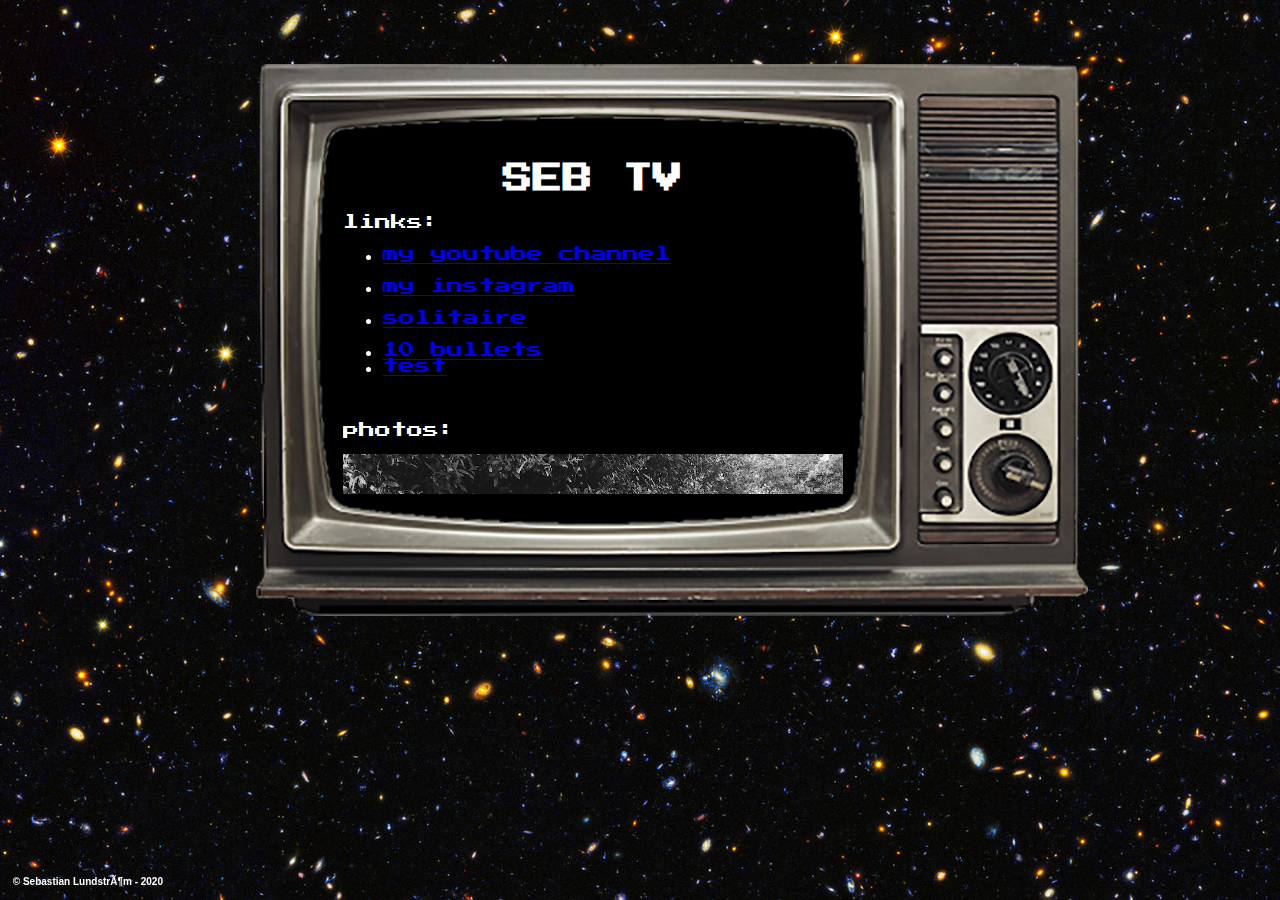
<file: uppgift1/index.html>
<!DOCTYPE html>

<html>
    <head>
        <title>SEBLUND</title>
            <meta charset="UTF=8">
            <link href="https://fonts.googleapis.com/css2?family=Press+Start+2P&display=swap" rel="stylesheet">
            <link rel="stylesheet" type="text/css" href="style.css">
            <link rel="icon" href="img/favicon1.png" type="image/x-icon">
    </head>

    <body>

                <section id="container">

                    <div class="tv"><img src="img/crt3.png"></div>
                    
                    <div class="screen2">

                        <section class="screen3">

                            <h1>SEB TV</h1>
                            <article>
                            <p>links:</p>

                            <ul>
                                <li><a href="http://www.youtube.com/vemet/" target="_blank">my youtube channel</a></li><br>
                                <li><a href="https://www.instagram.com/seblund/" target="_blank">my instagram</a></li><br>
                                <li><a href="https://www.solitr.com/" target="_blank">solitaire</a></li><br>
                                <li><a href="https://www.kongregate.com/games/sushistory/10-bullets" target="_blank">10 bullets</a></a></li>
                                <li><a href="test.html" target="_blank">test</a></a></li>
                            </ul></p><br>
                        </article>
                            
                            <article>
                            <p>photos:<br><br>
                                <img src="img/cat1.JPG" alt="cat" width="500"><br><br>
                                <img src="img/cows1.JPG" alt="cows" width="500"><br><br>
                                <img src="img/cows2.JPG" alt="cows" width="500"><br><br>
                                <img src="img/deer1.JPG" alt="deers" width="500"><br><b>
                                </p><b>
                            </article>

                            <article>
                                <p>moving images:<br><br>
                                    <iframe width="500" height="281" src="https://www.youtube.com/embed/4wDKRG4nAh0" frameborder="0" allow="accelerometer; autoplay; clipboard-write; encrypted-media; gyroscope; picture-in-picture" allowfullscreen></iframe>
                                </p>
                            </article>
                            
                            <div class="button">
                            <button type="button" onclick="alert('hello world')">click here!</button></div>

                            <div class="logo"><img src="img/seblund.png" alt="seblund"></div>
                            </section>
                    </div>
                
                </section>

                <footer>&copy; Sebastian Lundström - 2020</footer>
    </body>

</html>
</file>
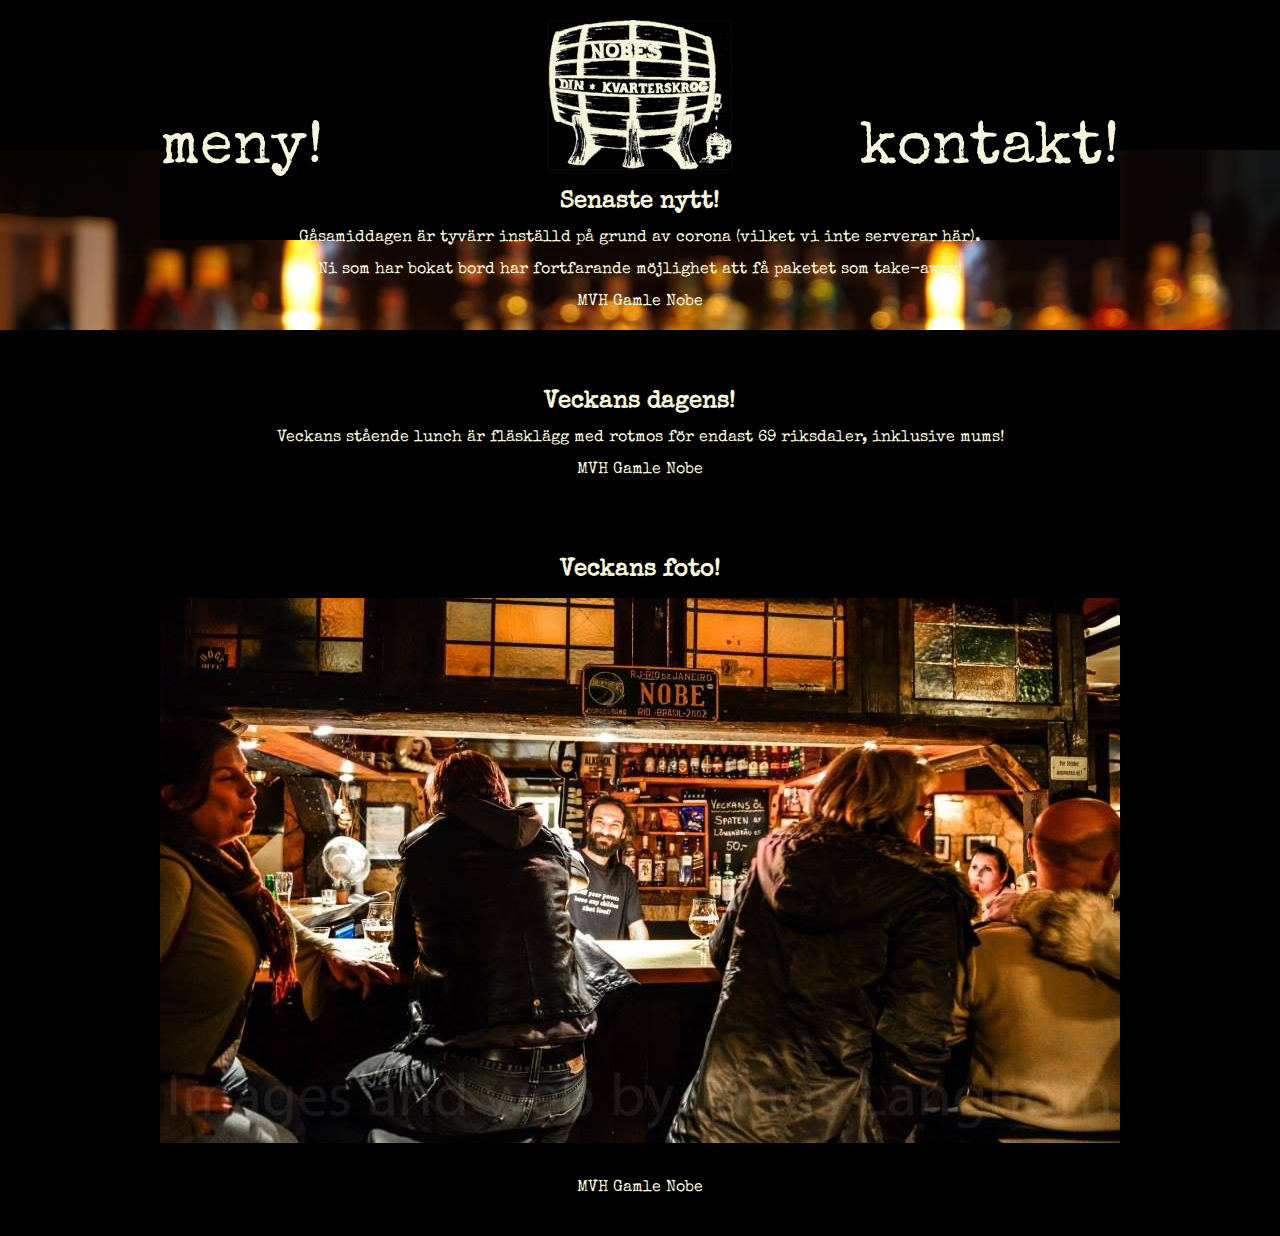
<file: uppgift2/index.html>
<!DOCTYPE html>
<html lang="en">
<head>
	<title>Gamle Nobes Bodega</title>
	<meta charset="UTF-8">
	<meta charset="utf-8">
	<meta content="IE=edge,chrome=1" http-equiv="X-UA-Compatible">
	<meta content="" name="description">
	<meta content="" name="author"><!-- CSS -->
	<link href="style.css" rel="stylesheet"><!-- Media Query -->
    <meta content="width=device-width, initial-scale=1, shrink-to-fit=no" name="viewport">
    <link rel="preconnect" href="https://fonts.gstatic.com">
    <link href="https://fonts.googleapis.com/css2?family=Special+Elite&display=swap" rel="stylesheet">
</head>

<body>

    <header>
        <nav class="navbar">
            <div class="navbutton1"><a href="menu.html">meny!</a></div>
            <div class="logo"><a href="index.html"><img class="logo" src="img/nobes31.png" alt="Nobes"></div></a></div>
            <div class="navbutton2"><a href="kontakt.html">kontakt!</a></div>
        </nav>
    </header>


    <div class="parallax">
    
    <article class="main1">
        
        
        <section>
                <h2>Senaste nytt!</h2><br>
                <p>Gåsamiddagen är tyvärr inställd på grund av corona (vilket vi inte serverar här).<br><br>
                    Ni som har bokat bord har fortfarande möjlighet att få paketet som take-away!<br><br>
                    MVH Gamle Nobe
                </p>
        </section>
    </article>

    <article class="main1">
        <section>
            <h2>Veckans dagens!</h2><br>
            <p>Veckans stående lunch är fläsklägg med rotmos för endast 69 riksdaler, inklusive mums!<br><br>
                MVH Gamle Nobe
            </p>
    </section>
    </article>

    <article class="main1">
        <section>
            <h2>Veckans foto!</h2><br>
            <p><figure><img src="img/nobesbar.jpg"><figure><br><br>
                MVH Gamle Nobe
            </p>
    </section>
</div>
    </article>

    <div class="parallax"></div>



    <footer>&copy; Sebastian Lundström - 2020</footer>
</body>

</html>
</file>
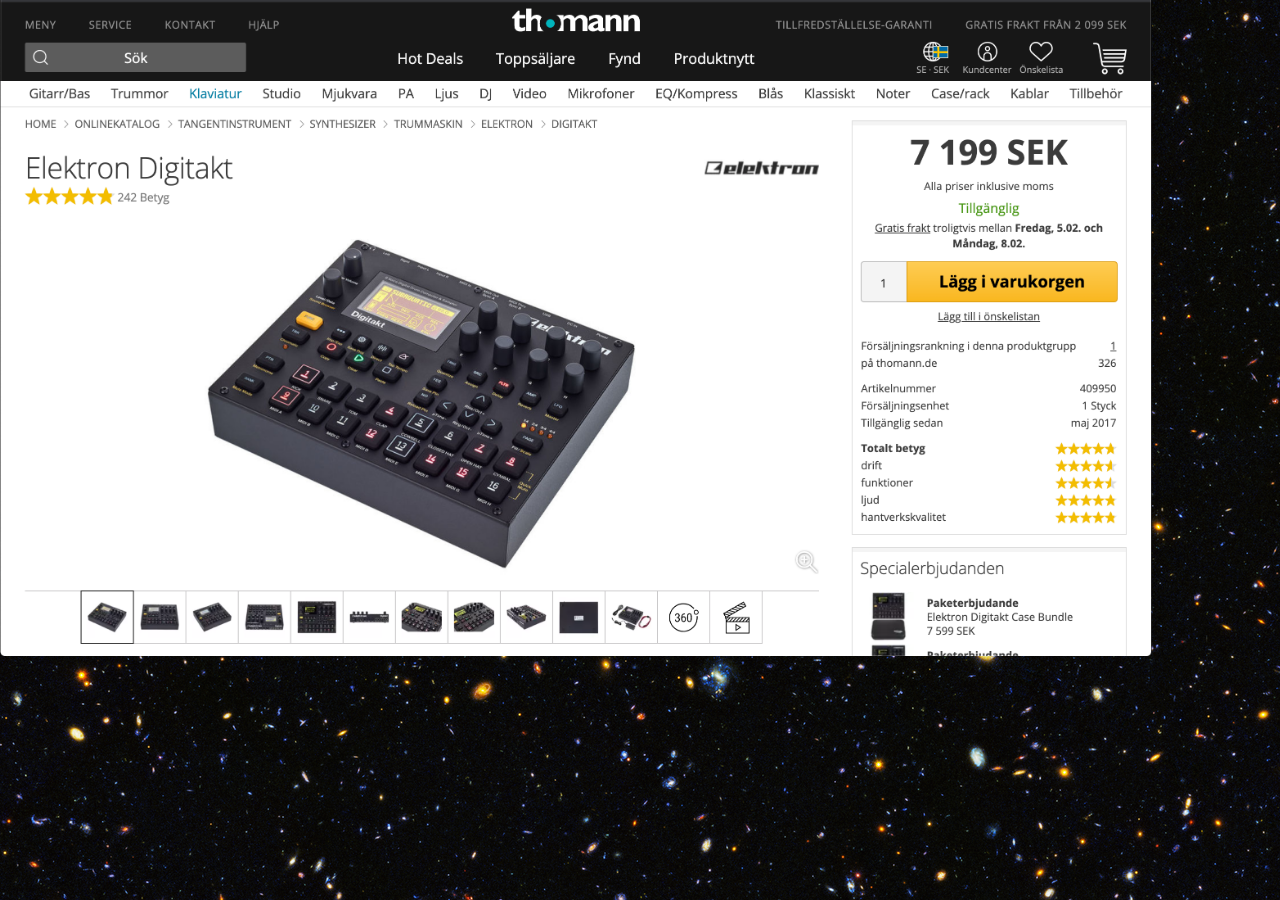
<file: uppgift1/test.html>
<!DOCTYPE html>

<html>
    <head>
        <title>SEBLUND</title>
            <meta charset="UTF=8">
            <link href="https://fonts.googleapis.com/css2?family=Press+Start+2P&display=swap" rel="stylesheet">
            <link rel="stylesheet" type="text/css" href="style.css">
            <link rel="icon" href="favicon1.png" type="image/x-icon">
<!-- Hotjar Tracking Code for https://seblund666.github.io/uppgift1/test.html -->
<script>
    (function(h,o,t,j,a,r){
        h.hj=h.hj||function(){(h.hj.q=h.hj.q||[]).push(arguments)};
        h._hjSettings={hjid:2224523,hjsv:6};
        a=o.getElementsByTagName('head')[0];
        r=o.createElement('script');r.async=1;
        r.src=t+h._hjSettings.hjid+j+h._hjSettings.hjsv;
        a.appendChild(r);
    })(window,document,'https://static.hotjar.com/c/hotjar-','.js?sv=');
</script>
    </head>

    <body>
        <div class="test">
        <img src="img/ps.png">
    </div>
    </body>

</html>
</file>
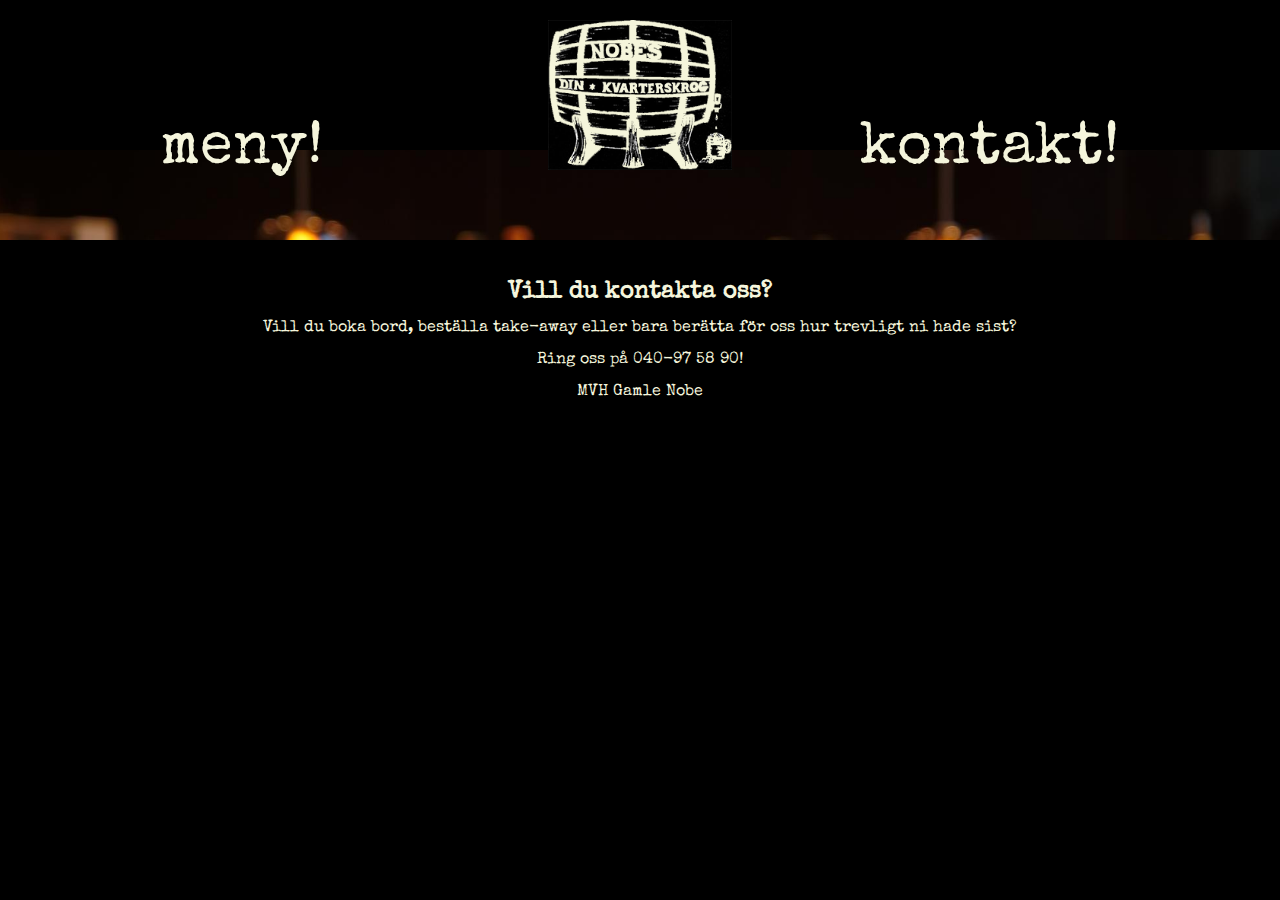
<file: uppgift2/kontakt.html>
<!DOCTYPE html>
<html lang="en">
<head>
	<title>Gamle Nobes Bodega</title>
	<meta charset="UTF-8">
	<meta charset="utf-8">
	<meta content="IE=edge,chrome=1" http-equiv="X-UA-Compatible">
	<meta content="" name="description">
	<meta content="" name="author"><!-- CSS -->
	<link href="style.css" rel="stylesheet"><!-- Media Query -->
    <meta content="width=device-width, initial-scale=1, shrink-to-fit=no" name="viewport">
    <link rel="preconnect" href="https://fonts.gstatic.com">
    <link href="https://fonts.googleapis.com/css2?family=Special+Elite&display=swap" rel="stylesheet">
</head>

<body>

    <header>
        <nav class="navbar">
            <div class="navbutton1"><a href="menu.html">meny!</a></div>
            <div class="logo"><a href="index.html"><img class="logo" src="img/nobes31.png" alt="Nobes"></div></a></div>
            <div class="navbutton2"><a href="kontakt.html">kontakt!</a></div>
        </nav>
    </header>


    <div class="parallax"></div>
    

    <article class="main1">
        <section>
                <h2>Vill du kontakta oss?</h2><br>
                <p>Vill du boka bord, beställa take-away eller bara berätta för oss hur trevligt ni hade sist?<br><br>
                    Ring oss på 040-97 58 90!<br><br>
                    MVH Gamle Nobe
                </p>
        </section>
    </article>




</body>

</html>
</file>
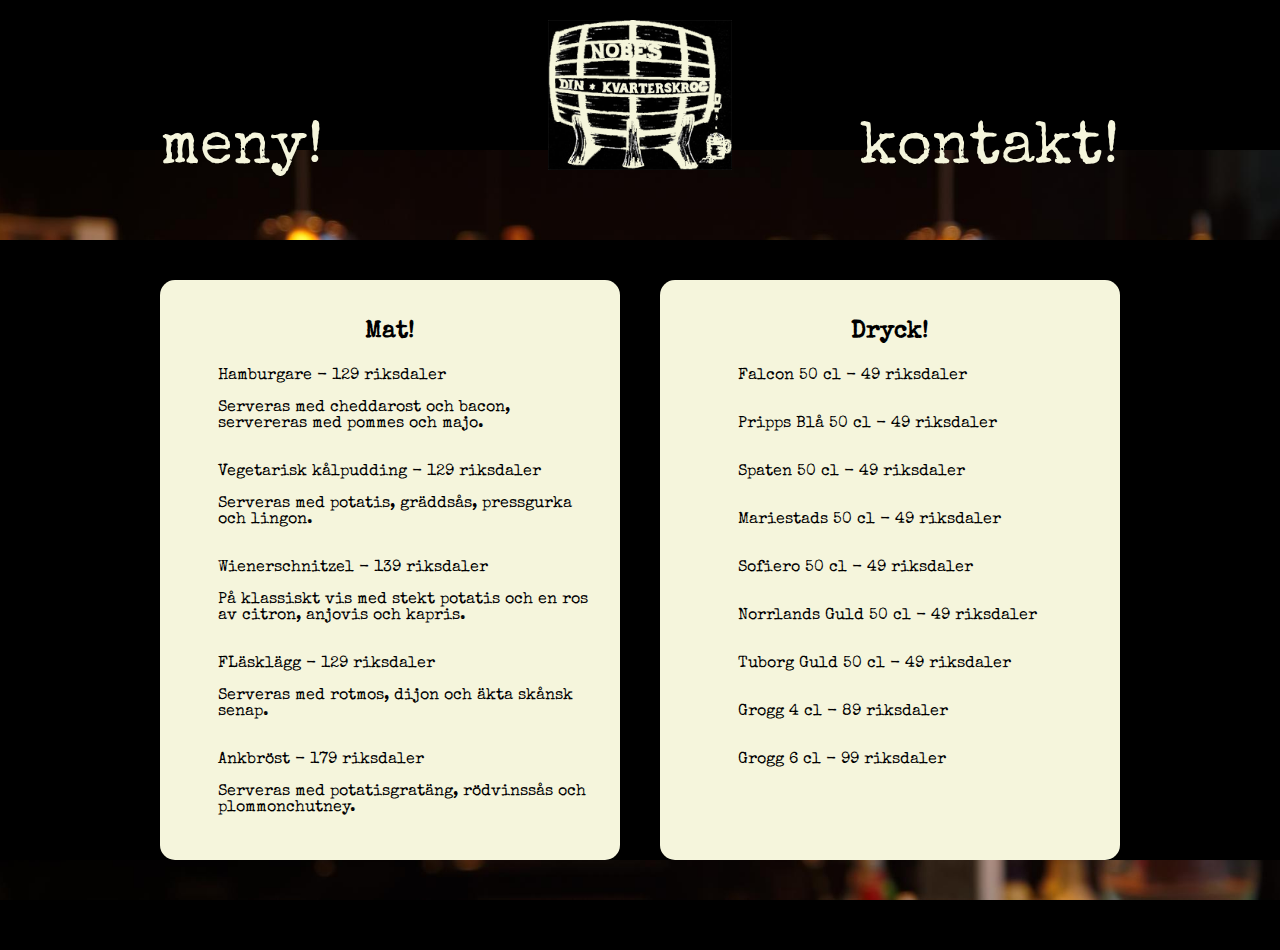
<file: uppgift2/menu.html>
<!DOCTYPE html>
<html lang="en">
<head>
	<title>Gamle Nobes Bodega</title>
	<meta charset="UTF-8">
	<meta charset="utf-8">
	<meta content="IE=edge,chrome=1" http-equiv="X-UA-Compatible">
	<meta content="" name="description">
	<meta content="" name="author"><!-- CSS -->
	<link href="style.css" rel="stylesheet"><!-- Media Query -->
    <meta content="width=device-width, initial-scale=1, shrink-to-fit=no" name="viewport">
    <link rel="preconnect" href="https://fonts.gstatic.com">
    <link href="https://fonts.googleapis.com/css2?family=Special+Elite&display=swap" rel="stylesheet">
</head>

<body>

    <header>
        <nav class="navbar">
            <div class="navbutton1"><a href="menu.html">meny!</a></div>
            <div class="logo"><a href="index.html"><img class="logo" src="img/nobes31.png" alt="Nobes"></div></a></div>
            <div class="navbutton2"><a href="kontakt.html">kontakt!</a></div>
        </nav>
    </header>

    <div class="parallax"></div>
            <div class="menu">
                
            <article class="food">
            
                <section>
                        <h2>Mat!</h2><br>
                        <p>
                            <ul>
                                <li>Hamburgare - 129 riksdaler</li>
                                <li>Serveras med cheddarost och bacon, servereras med pommes och majo.</li>
                                <li></li>
                                <li>Vegetarisk kålpudding - 129 riksdaler</li>
                                <li>Serveras med potatis, gräddsås, pressgurka och lingon.</li>
                                <li></li>
                                <li>Wienerschnitzel - 139 riksdaler</li>
                                <li>På klassiskt vis med stekt potatis och en ros av citron, anjovis och kapris.</li>
                                <li></li>
                                <li>FLäsklägg - 129 riksdaler</li>
                                <li>Serveras med rotmos, dijon och äkta skånsk senap.</li>
                                <li></li>
                                <li>Ankbröst - 179 riksdaler</li>
                                <li>Serveras med potatisgratäng, rödvinssås och plommonchutney.</li>

            
                            </ul>
                        </p>
                </section>
            </article>
            
            <article class="drinks">
                <section>
                    <h2>Dryck!</h2><br>
                    <p>
                        <ul>
                            <li>Falcon 50 cl - 49 riksdaler</li>
                            <li></li>
                            <li>Pripps Blå 50 cl - 49 riksdaler</li>
                            <li></li>
                            <li>Spaten 50 cl - 49 riksdaler</li>
                            <li></li>
                            <li>Mariestads 50 cl - 49 riksdaler</li>
                            <li></li>
                            <li>Sofiero 50 cl - 49 riksdaler</li>
                            <li></li>
                            <li>Norrlands Guld 50 cl - 49 riksdaler</li>
                            <li></li>
                            <li>Tuborg Guld 50 cl - 49 riksdaler</li>
                            <li></li>
                            <li>Grogg 4 cl - 89 riksdaler</li>
                            <li></li>
                            <li>Grogg 6 cl - 99 riksdaler</li>


                        </ul>    
                    </p>
            </section>
            </article>
            
            </div>
            <div class="parallax"></div>

</body>

</html>
</file>
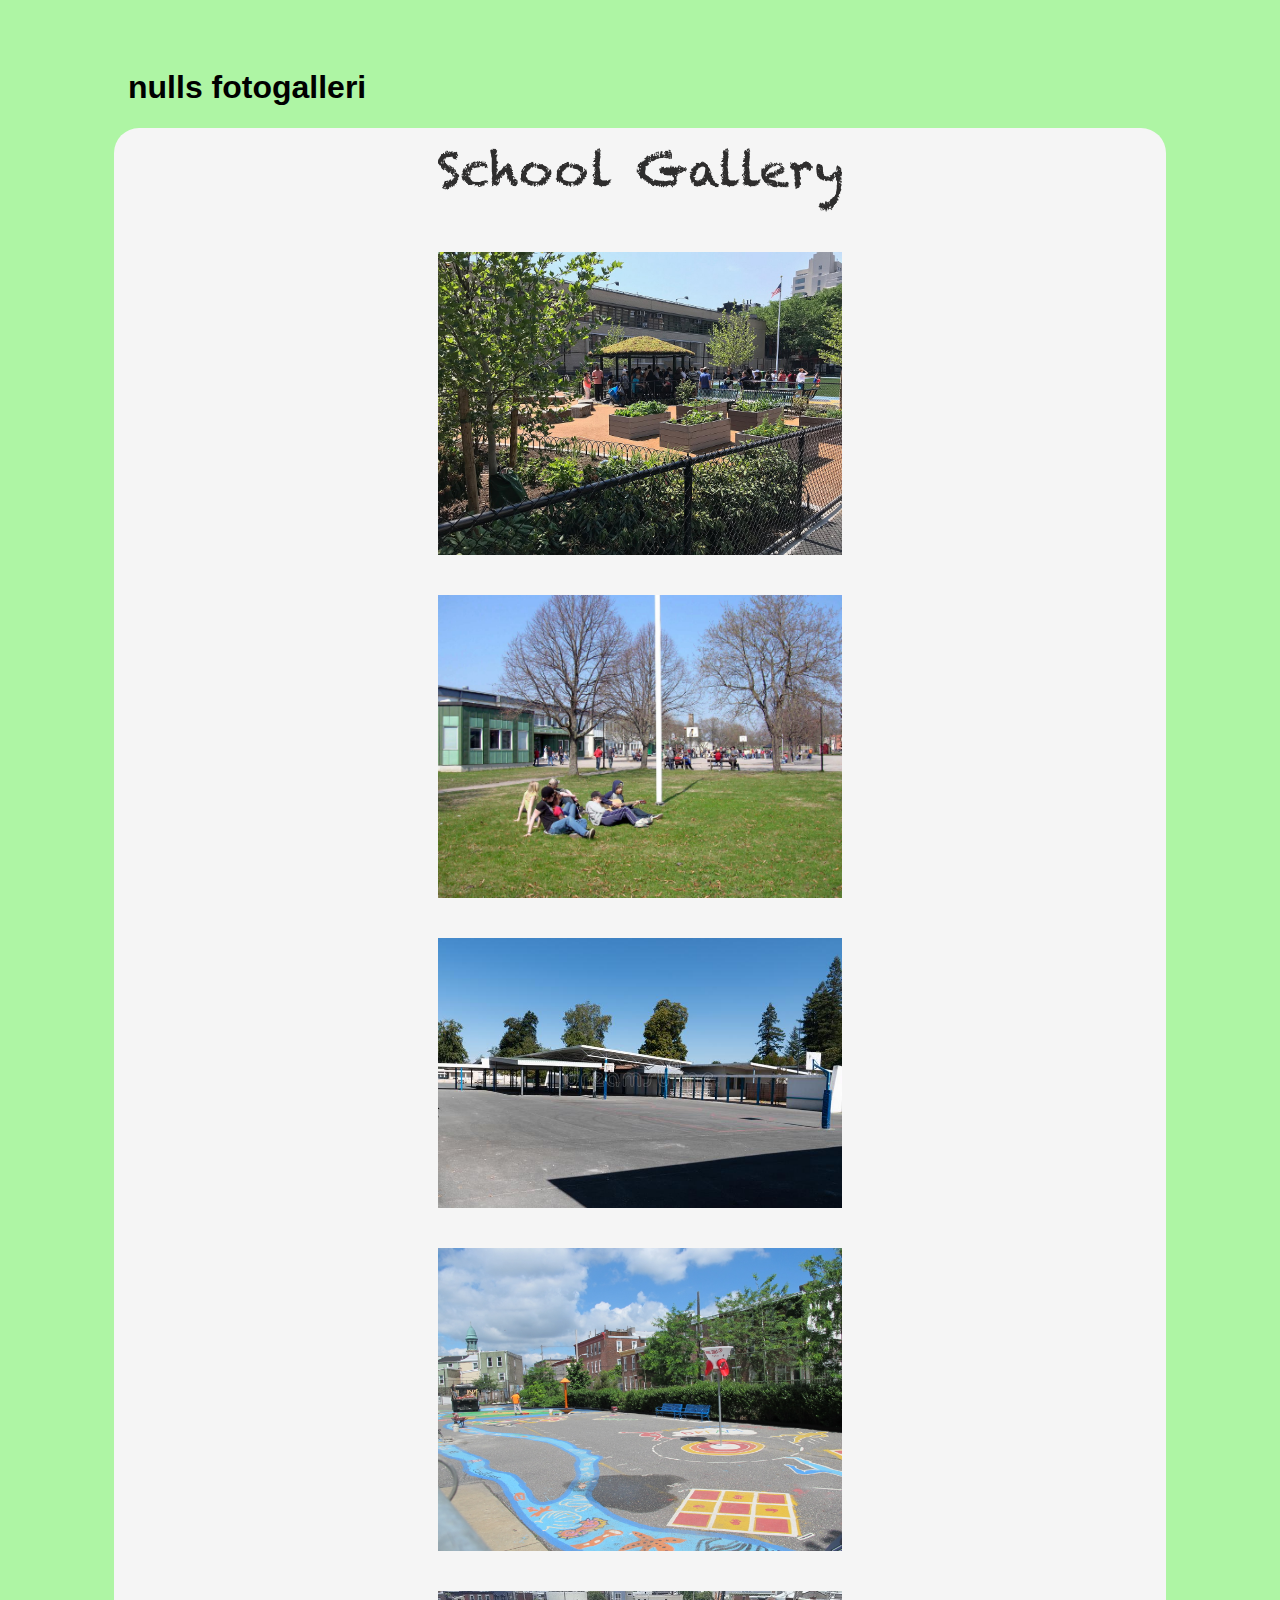
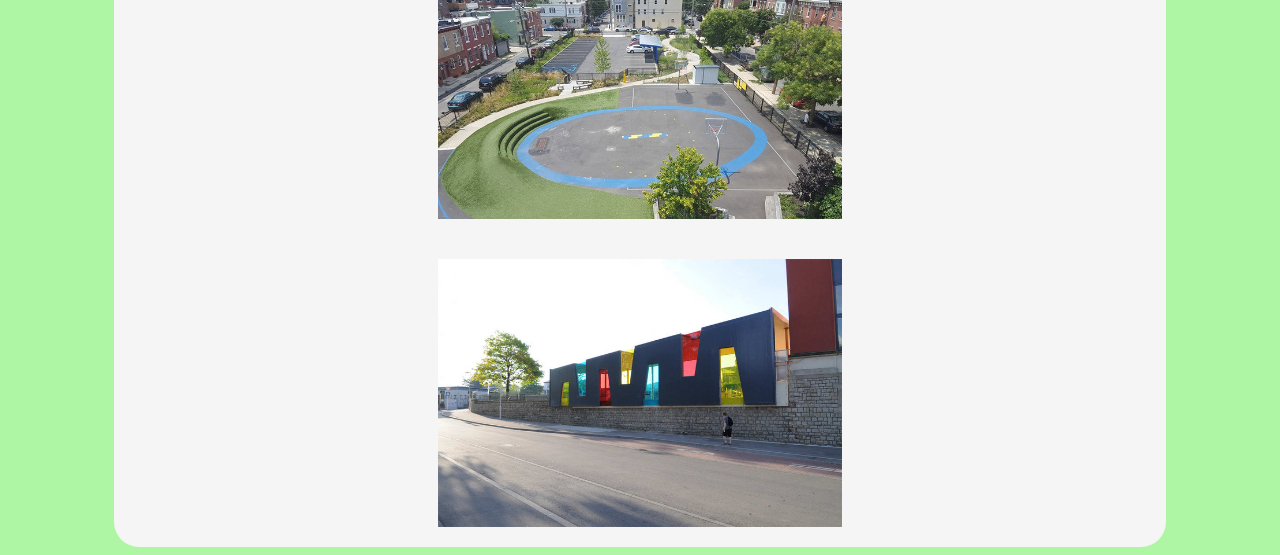
<file: individuelluppgift/html/loggedin.html>
<!DOCTYPE html>
<html>
<link rel="stylesheet" href="../css/style.css">
<title>School Gallery</title>
<meta charset="UTF-8">
<link rel="preconnect" href="https://fonts.gstatic.com">
<link href="https://fonts.googleapis.com/css2?family=Montserrat:wght@800&display=swap" rel="stylesheet">
		<link href="https://fonts.googleapis.com/css?family=Oxygen&display=swap" rel="stylesheet">
		<link href="https://fonts.googleapis.com/css2?family=Montserrat:wght@800&family=Roboto:wght@300&display=swap" rel="stylesheet">

<meta name="keywords" content="school gallery, school, platform">

<meta name="description" content="School Gallery - ett bildgalleri för elever, föräldrar och lärare.">
<body>
    <div class="user">
        <h1 id="signedInUser"></h1>
    </div>

	<div class="main-gallery">
		<img src="../img/school.png"></img>
        <div class="gallery">
             <img src="../img/yard.jpg">
            </div>
        <div class="gallery">
                <img src="../img/yard1.jpg">
               </div>
        <div class="gallery">
                <img src="../img/yard2.jpg">
               </div>       
        <div class="gallery">
                <img src="../img/yard3.jpg">
               </div>
        <div class="gallery">
                <img src="../img/yard4.jpg">
               </div>        
        <div class="gallery">
                <img src="../img/yard5.jpg">
               </div>
	</div>

	<script>
		// Check that browser support Storage
		if (typeof(Storage) !== "undefined") {
			// Obtain the signed in user as in saved localStorage and add a string for a nice look
			document.getElementById("signedInUser").innerHTML = localStorage.getItem("loggedInUser") + "s fotogalleri";
		} else {
			//Cheeky error msg in case of incompatible browser
			document.getElementById("signedInUser").innerHTML = "Error, browser does not support Web Storage!";
		}
	</script>    

</body>

</html>
</file>
<file: uppgift1/style.css>
body {
    background-color: black;
    background-image: url("img/bg.png");
    color: white;
    margin: 0;
}


h1 {
    font-size: 30px;
    text-align: center;
}


li {
    text-align: left;
}


footer {
    position: fixed;
    font-family: sans-serif;
    left: 1%;
    bottom: 1.5%;
    width: 100%;
    font-size: 10px;
    text-align: left;
}


.bar {
    background-color: black;
    height: 70px;
}


.logo {
    text-align: center;
    padding-top: 27px;
}


#container {
    position: relative;
    margin: auto;
    width: 60%;
    margin-top: 5%;
    }


.screen2 {
    position: absolute;
    color: white;
    width: 600px;
    height: 420px;
    margin-left: 57px;
    margin-top: 50px;
    color: white;
    }


.screen3 {
    background: black;
    position: absolute;
    font-family: 'Press Start 2P', cursive;
    color: white;
    margin: 5%;
    width: 500px;
    height: 350px;
    overflow-y: auto;
    -ms-overflow-style: none;
    scrollbar-width: none;
    }


.tv {
    position: absolute;
     }

     
.screen3::-webkit-scrollbar {
    display: none;
    }

.button {
    text-align: center;
    }

.test img {
    width: 90%;
}
</file>
<file: uppgift2/style.css>
* {
    margin: 0px;
}

html {
    margin-left: calc(100vw - 100%);
}

body {
    background-color: black;
    font-family: 'Special Elite', cursive;
}

body, html {
    height: 100%;
}

header {
    font-family: 'Special Elite', cursive;
    font-size: 60px;
    background-color: black;
    color: beige;
    width: 100%;
    height: 150px;
}

.navbar {
    display: flex;
    margin: auto;
    width: 960px;
}

.logo {
    height: 150px;
    margin-top: 10px;
}

.navbutton1 {
    padding-top: 120px;
    width: 100%;
    text-align: left;
}

.navbutton2 {
    padding-top: 120px;
    width: 100%;
    text-align: right;
}


.navbutton1 a {
    text-decoration: none;
    color: beige;
}

.navbutton1 a:hover {
    color: red;
}

.navbutton2 a {
    text-decoration: none;
    color: beige;
}

.navbutton2 a:hover {
    color: red;
}

.parallax {
    background-image: url('img/bg.jpg');
    height: 10%;
    background-attachment: fixed;
    background-position: center;
    background-repeat: no-repeat;
    background-size: cover;
  }


.main1 {
    background-color: black;
    color: beige;
    display: block;
    border-radius: 15px;
    padding-top: 40px;
    padding-bottom: 40px;
    width: 960px;
    margin-left: auto;
    margin-right: auto;
    text-align: center;
}

.food {
    background-color: beige;
    color: black;
    display: inline-block;
    border-radius: 15px;
    padding-top: 40px;
    padding-bottom: 40px;
    padding-left: 10px;
    padding-right: 10px;
    width: 440px;
    height: 500px;
    margin-right: 20px;
    text-align: left;
}

.drinks {
    background-color: beige;
    color: black;
    display: inline-block;
    border-radius: 15px;
    padding-top: 40px;
    padding-bottom: 40px;
    padding-left: 10px;
    padding-right: 10px;
    width: 440px;
    height: 500px;
    margin-left: 20px;
}

.drinks li {
    text-align: left;
    margin-left: 20px;
}

.menu {
    width: 960px;
    padding-top: 40px;
    display: flex;
    margin: auto;
    flex-direction: row;
    justify-content: center;
}


  h2 {
      text-align: center;
  }

  li {
      list-style-type: none;
      padding: 8px;
  }



@media only screen and (max-width:600px) {

    
    .main1 {
            background-color: black;
            color: beige;
            display: block;
            border-radius: 15px;
            margin-top: 40px;
            padding-top: 40px;
            padding-bottom: 40px;
            width: 80%;
        }

        figure img {
            margin-right: auto;
            margin-left: auto;
            width: 100%;
        }

        .food {
            background-color: beige;
            color: black;
            display: block;
            border-radius: 15px;
            margin-top: 40px;
            padding-top: 40px;
            margin-left: auto;
            margin-right: auto;
            padding-bottom: 40px;
            width: 80%;
            height: 600px;
        }
        
        .drinks {
            background-color: beige;
            color: black;
            display: block;
            border-radius: 15px;
            margin-top: 40px;
            padding-top: 40px;
            margin-left: auto;
            margin-right: auto;
            padding-bottom: 40px;
            width: 80%;
            height: 500px;
        }
        
        .menu {
            margin-top: 40px;
            display: block;
            width: 100%;
            margin-left: auto;
            margin-right: auto;
        }

        .navbar {
            display: flexbox;
            margin: auto;
            width: auto;
        }
        
        .logo {
            height: 100px;
            margin-top: 5px;
        }
        
        .navbutton1 {
            display: flexbox;
            padding-top: 0px;
            font-size: 30px;
            text-align: left;
            margin-top: 150px;
            margin-left: 10%;
            margin-right: auto;
        }
        
        .navbutton2 {
            display: flexbox;
            padding-top: 0px;
            font-size: 30px;
            text-align: right;
            margin-top: 150px;
            margin-right: 10%;
            margin-left: auto;
        }
}
</file>
<file: individuelluppgift/css/style.css>
body {
	background-color: #AEF5A4;
	padding-top: 40px;
}

a {
	font-size: 14px;
	font-family: Arial, Helvetica, sans-serif;
	text-decoration: none;
}

p {
	font-size: 14px;
	font-family: Arial, Helvetica, sans-serif;
}

h1 {
	font-family: Arial, Helvetica, sans-serif;
}

h3 {
	font-family: Arial, Helvetica, sans-serif;
}

hr {
	border-top: 1px solid #888;
}

img {
	display: block;
	margin: auto;
	width: 40%;
	padding: 20px;
}

/*log-in button*/
.button {
	display: inline-block;
	text-align: center;
	font-size: 16px;
	width: 100%;
	border: 1px solid #000;
	padding-top: 4px;
	padding-bottom: 4px;
}
/*username properties*/
.user {
	padding-left: 120px;
	margin: auto;
	top: 150px;
}
/*Main div properties*/
.main{
	background-color: whitesmoke;
	width: 630px;
	height: 500px;
	margin: auto;
	top: 150px;
	border-radius: 25px;
	padding-left: 20px;
	padding-right: 20px;
}

/*gallery properties*/
.main-gallery {
	background-color: whitesmoke;
	width: 80%;
	height: 80%;
	margin: auto;
	top: 300px;
	border-radius: 25px;
	padding-left: 20px;
	padding-right: 20px;
}
</file>
